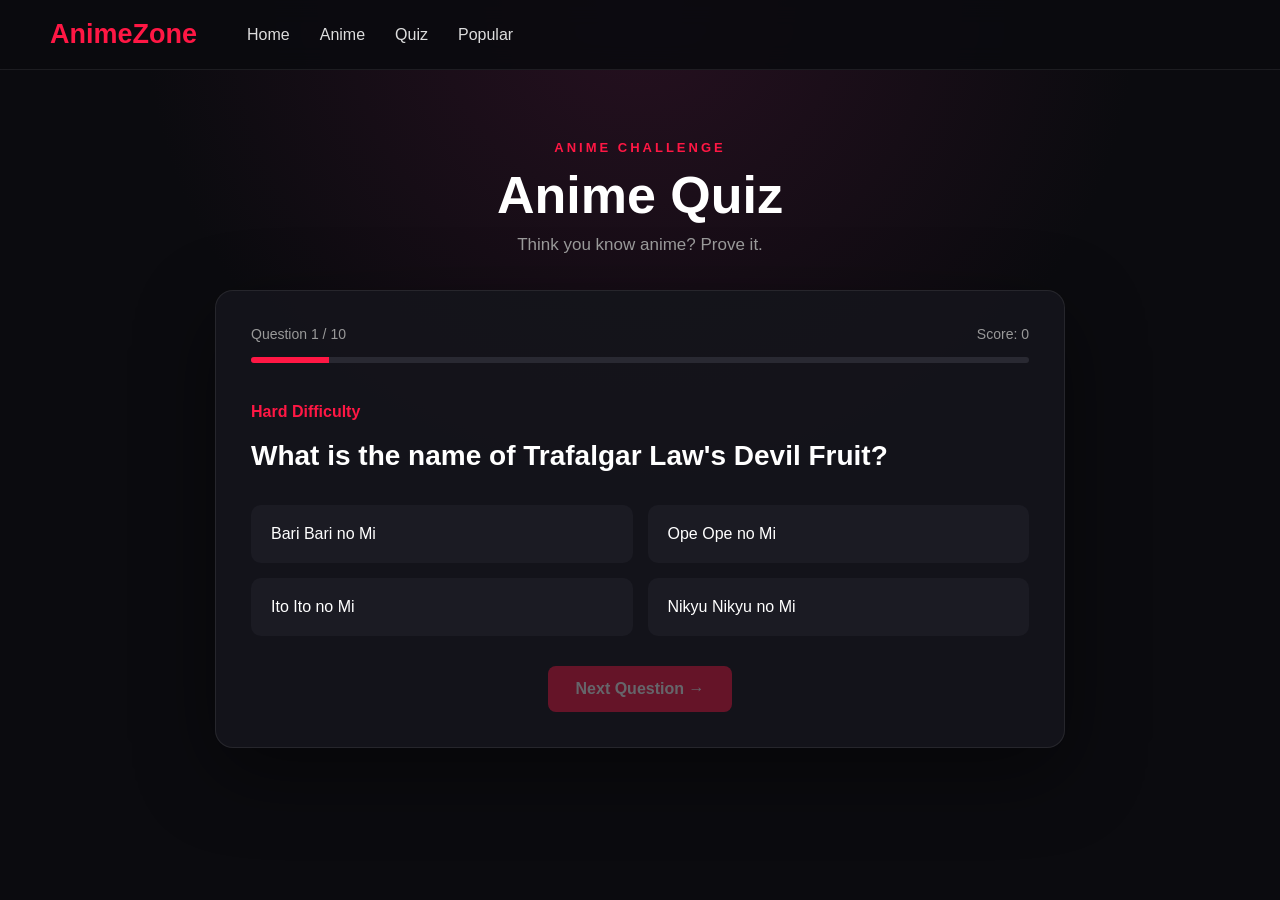
<file: quiz.html>
<!DOCTYPE html>
<html lang="en">
<head>
    <meta charset="UTF-8">
    <meta name="viewport" content="width=device-width, initial-scale=1.0">

    <title>Anime Quiz | AnimeZone</title>

    <link rel="stylesheet" href="quiz.css">
</head>

<body>

    <!-- NAVBAR -->

    <nav class="navbar">
        <a href="index.html" class="logo">AnimeZone</a>

        <div class="nav-links">
            <a href="index.html">Home</a>
            <a href="#">Anime</a>
            <a href="quiz.html">Quiz</a>
            <a href="#">Popular</a>
        </div>
    </nav>


    <!-- QUIZ -->

    <main class="quiz-container">

        <div class="quiz-header">
            <p class="eyebrow">ANIME CHALLENGE</p>
            <h1>Anime Quiz</h1>
            <p>Think you know anime? Prove it.</p>
        </div>


        <!-- QUIZ BOX -->

        <div id="quiz-box" class="quiz-box">

            <div class="quiz-top">

                <span id="question-number">
                    Question 1 / 10
                </span>

                <span id="score">
                    Score: 0
                </span>

            </div>


            <div class="progress-container">
                <div id="progress"></div>
            </div>


            <h2 id="question">
                Question goes here
            </h2>


            <div id="answers" class="answers">
                <!-- Answers generated by JavaScript -->
            </div>


            <button id="next-button" class="next-button" disabled>
                Next Question →
            </button>

        </div>


        <!-- RESULT -->

        <div id="result-box" class="result-box hidden">

            <p class="eyebrow">QUIZ COMPLETE</p>

            <h2 id="result-title">
                You finished!
            </h2>

            <div class="final-score">
                <span id="final-score">0</span>
                <small>/ 10</small>
            </div>

            <p id="result-message">
                Nice!
            </p>

            <button id="restart-button">
                Play Again
            </button>

        </div>

    </main>


    <script src="quiz.js"></script>

</body>
</html>
</file>
<file: quiz.css>
* {
    margin: 0;
    padding: 0;
    box-sizing: border-box;
}

body {
    background:
        radial-gradient(circle at top, #261020 0%, #0b0b0f 45%);
    color: white;
    font-family: Arial, sans-serif;
    min-height: 100vh;
}


/* NAVBAR */

.navbar {
    height: 70px;
    padding: 0 50px;

    display: flex;
    align-items: center;

    background: rgba(10, 10, 15, 0.9);

    border-bottom: 1px solid rgba(255, 255, 255, 0.08);

    position: sticky;
    top: 0;
    z-index: 10;

    backdrop-filter: blur(12px);
}

.logo {
    color: #ff1744;
    font-size: 27px;
    font-weight: bold;

    text-decoration: none;
}

.nav-links {
    display: flex;
    gap: 30px;

    margin-left: 50px;
}

.nav-links a {
    color: #ddd;
    text-decoration: none;

    transition: 0.25s;
}

.nav-links a:hover {
    color: #ff1744;
}


/* MAIN */

.quiz-container {
    width: min(850px, 92%);
    margin: 70px auto;
}


/* HEADER */

.quiz-header {
    text-align: center;
    margin-bottom: 35px;

    animation: fadeUp 0.7s ease;
}

.eyebrow {
    color: #ff1744;
    font-size: 13px;
    font-weight: bold;
    letter-spacing: 3px;
    margin-bottom: 10px;
}

.quiz-header h1 {
    font-size: 52px;
    margin-bottom: 10px;
}

.quiz-header p:last-child {
    color: #999;
    font-size: 17px;
}


/* QUIZ BOX */

.quiz-box,
.result-box {
    background: rgba(21, 21, 28, 0.92);

    border: 1px solid rgba(255, 255, 255, 0.08);

    border-radius: 18px;

    padding: 35px;

    box-shadow:
        0 25px 80px rgba(0, 0, 0, 0.45);

    animation: fadeUp 0.7s ease;
}


/* TOP */

.quiz-top {
    display: flex;
    justify-content: space-between;

    color: #999;

    font-size: 14px;

    margin-bottom: 15px;
}


/* PROGRESS */

.progress-container {
    height: 6px;

    background: #292932;

    border-radius: 10px;

    overflow: hidden;

    margin-bottom: 40px;
}

#progress {
    width: 10%;
    height: 100%;

    background: #ff1744;

    transition: width 0.4s ease;
}


/* QUESTION */

#question {
    font-size: 28px;

    line-height: 1.4;

    margin-bottom: 30px;
}


/* ANSWERS */

.answers {
    display: grid;

    grid-template-columns: 1fr 1fr;

    gap: 15px;
}

.answer {
    background: #1b1b23;

    color: white;

    border: 2px solid transparent;

    border-radius: 10px;

    padding: 18px;

    font-size: 16px;

    text-align: left;

    cursor: pointer;

    transition:
        transform 0.2s,
        background 0.2s,
        border 0.2s;
}

.answer:hover {
    transform: translateY(-3px);

    background: #24242e;

    border-color: #ff1744;
}

.answer.correct {
    background: rgba(0, 200, 100, 0.15);

    border-color: #00c878;
}

.answer.wrong {
    background: rgba(255, 23, 68, 0.15);

    border-color: #ff1744;
}

.answer:disabled {
    cursor: default;
}


/* NEXT */

.next-button,
#restart-button {
    display: block;

    margin: 30px auto 0;

    background: #ff1744;

    color: white;

    border: none;

    border-radius: 8px;

    padding: 14px 28px;

    font-size: 16px;

    font-weight: bold;

    cursor: pointer;

    transition: 0.25s;
}

.next-button:hover:not(:disabled),
#restart-button:hover {
    transform: translateY(-2px);

    background: #ff4565;
}

.next-button:disabled {
    opacity: 0.35;

    cursor: not-allowed;
}


/* RESULT */

.result-box {
    text-align: center;
}

.result-box h2 {
    font-size: 35px;

    margin-bottom: 25px;
}

.final-score {
    font-size: 70px;

    font-weight: bold;

    color: #ff1744;
}

.final-score small {
    color: #777;

    font-size: 30px;
}

#result-message {
    color: #aaa;

    margin-top: 15px;
}

.hidden {
    display: none;
}


/* ANIMATIONS */

@keyframes fadeUp {

    from {
        opacity: 0;
        transform: translateY(25px);
    }

    to {
        opacity: 1;
        transform: translateY(0);
    }

}


/* MOBILE */

@media (max-width: 650px) {

    .navbar {
        padding: 0 20px;
    }

    .nav-links {
        gap: 15px;
        margin-left: 20px;
    }

    .nav-links a:nth-child(2),
    .nav-links a:nth-child(4) {
        display: none;
    }

    .quiz-container {
        margin: 40px auto;
    }

    .quiz-header h1 {
        font-size: 40px;
    }

    .quiz-box,
    .result-box {
        padding: 22px;
    }

    #question {
        font-size: 23px;
    }

    .answers {
        grid-template-columns: 1fr;
    }

}
</file>
